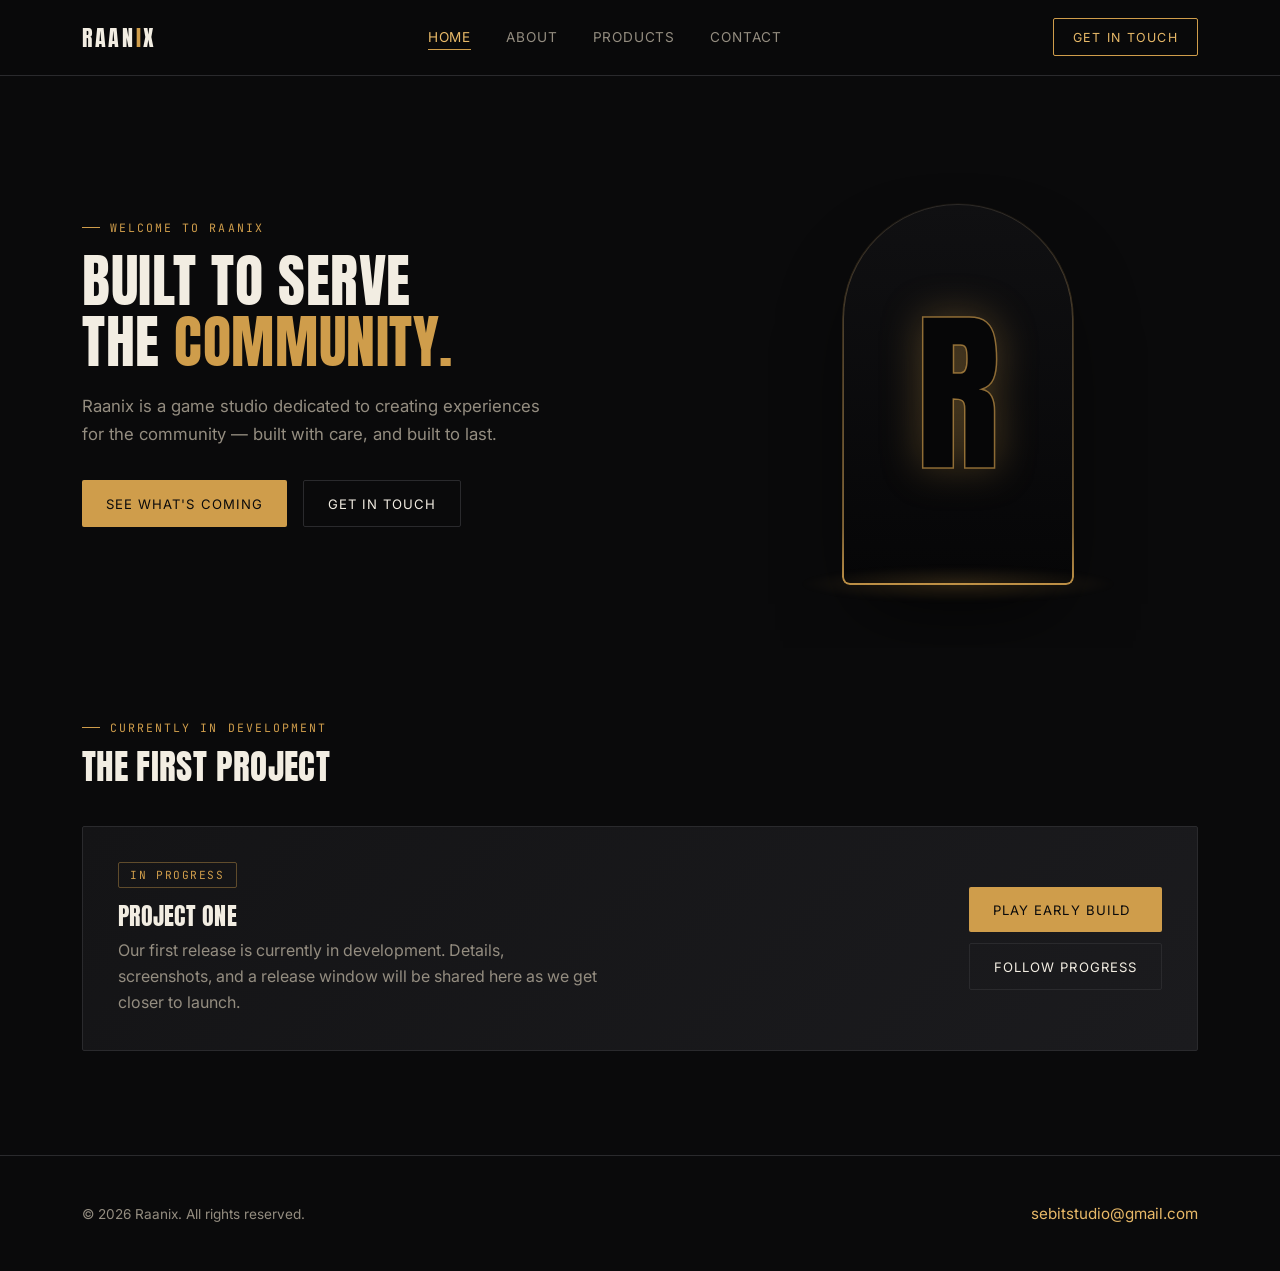
<file: index.html>
<!DOCTYPE html>
<html lang="en">
<head>
<meta charset="UTF-8">
<meta name="viewport" content="width=device-width, initial-scale=1.0">
<title>Raanix — Built to serve the community</title>
<link rel="stylesheet" href="style.css">
</head>
<body>

<header>
  <nav>
    <a href="index.html" class="logo">RAAN<span>I</span>X</a>
    <ul class="nav-links" id="navLinks">
      <li><a href="index.html" class="active">Home</a></li>
      <li><a href="about.html">About</a></li>
      <li><a href="products.html">Products</a></li>
      <li><a href="contact.html">Contact</a></li>
    </ul>
    <a href="contact.html" class="nav-cta">Get in touch</a>
    <button class="nav-toggle" id="navToggle" aria-label="Menu">☰</button>
  </nav>
</header>

<section class="hero">
  <div class="container hero-grid">
    <div>
      <div class="eyebrow">Welcome to Raanix</div>
      <h1>Built to serve<br>the <span class="accent">community.</span></h1>
      <p>Raanix is a game studio dedicated to creating experiences for the
        community — built with care, and built to last.</p>
      <div class="btn-row">
        <a href="products.html" class="btn btn-primary">See what's coming</a>
        <a href="contact.html" class="btn btn-ghost">Get in touch</a>
      </div>
    </div>
    <div class="doorway-wrap">
      <div class="doorway">
        <div class="r-cut">R</div>
      </div>
      <div class="doorway-floor"></div>
    </div>
  </div>
</section>

<section>
  <div class="container">
    <div class="section-head">
      <div class="eyebrow">Currently in development</div>
      <h2>The first project</h2>
    </div>
    <div class="dev-card">
      <div>
        <span class="tag">In progress</span>
        <h3>Project One</h3>
        <p>Our first release is currently in development. Details, screenshots,
          and a release window will be shared here as we get closer to launch.</p>
      </div>
      <div style="display:flex; flex-direction:column; gap:0.7rem;">
        <a href="game.html" class="btn btn-primary">Play early build</a>
        <a href="products.html" class="btn btn-ghost">Follow progress</a>
      </div>
    </div>
  </div>
</section>

<footer>
  <div class="container footer-row">
    <p>&copy; 2026 Raanix. All rights reserved.</p>
    <a href="mailto:sebitstudio@gmail.com" class="footer-email">sebitstudio@gmail.com</a>
  </div>
</footer>

<script>
  document.getElementById('navToggle').addEventListener('click', function(){
    document.getElementById('navLinks').classList.toggle('open');
  });
</script>

</body>
</html>
</file>
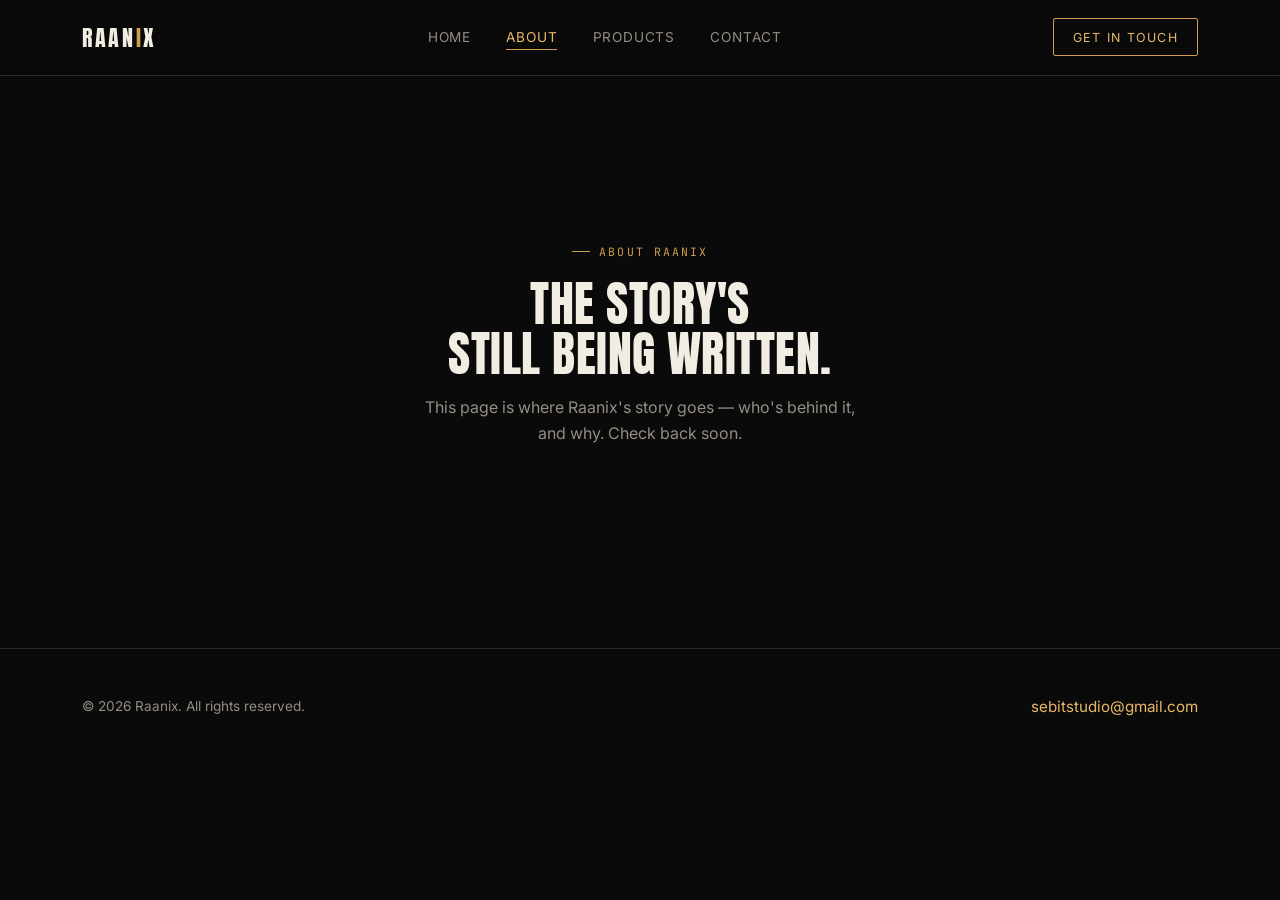
<file: about.html>
<!DOCTYPE html>
<html lang="en">
<head>
<meta charset="UTF-8">
<meta name="viewport" content="width=device-width, initial-scale=1.0">
<title>About — Raanix</title>
<link rel="stylesheet" href="style.css">
</head>
<body>

<header>
  <nav>
    <a href="index.html" class="logo">RAAN<span>I</span>X</a>
    <ul class="nav-links" id="navLinks">
      <li><a href="index.html">Home</a></li>
      <li><a href="about.html" class="active">About</a></li>
      <li><a href="products.html">Products</a></li>
      <li><a href="contact.html">Contact</a></li>
    </ul>
    <a href="contact.html" class="nav-cta">Get in touch</a>
    <button class="nav-toggle" id="navToggle" aria-label="Menu">☰</button>
  </nav>
</header>

<div class="simple-page">
  <div>
    <div class="eyebrow">About Raanix</div>
    <h1>The story's<br>still being written.</h1>
    <p>This page is where Raanix's story goes — who's behind it, and why.
      Check back soon.</p>
  </div>
</div>

<footer>
  <div class="container footer-row">
    <p>&copy; 2026 Raanix. All rights reserved.</p>
    <a href="mailto:sebitstudio@gmail.com" class="footer-email">sebitstudio@gmail.com</a>
  </div>
</footer>

<script>
  document.getElementById('navToggle').addEventListener('click', function(){
    document.getElementById('navLinks').classList.toggle('open');
  });
</script>

</body>
</html>
</file>
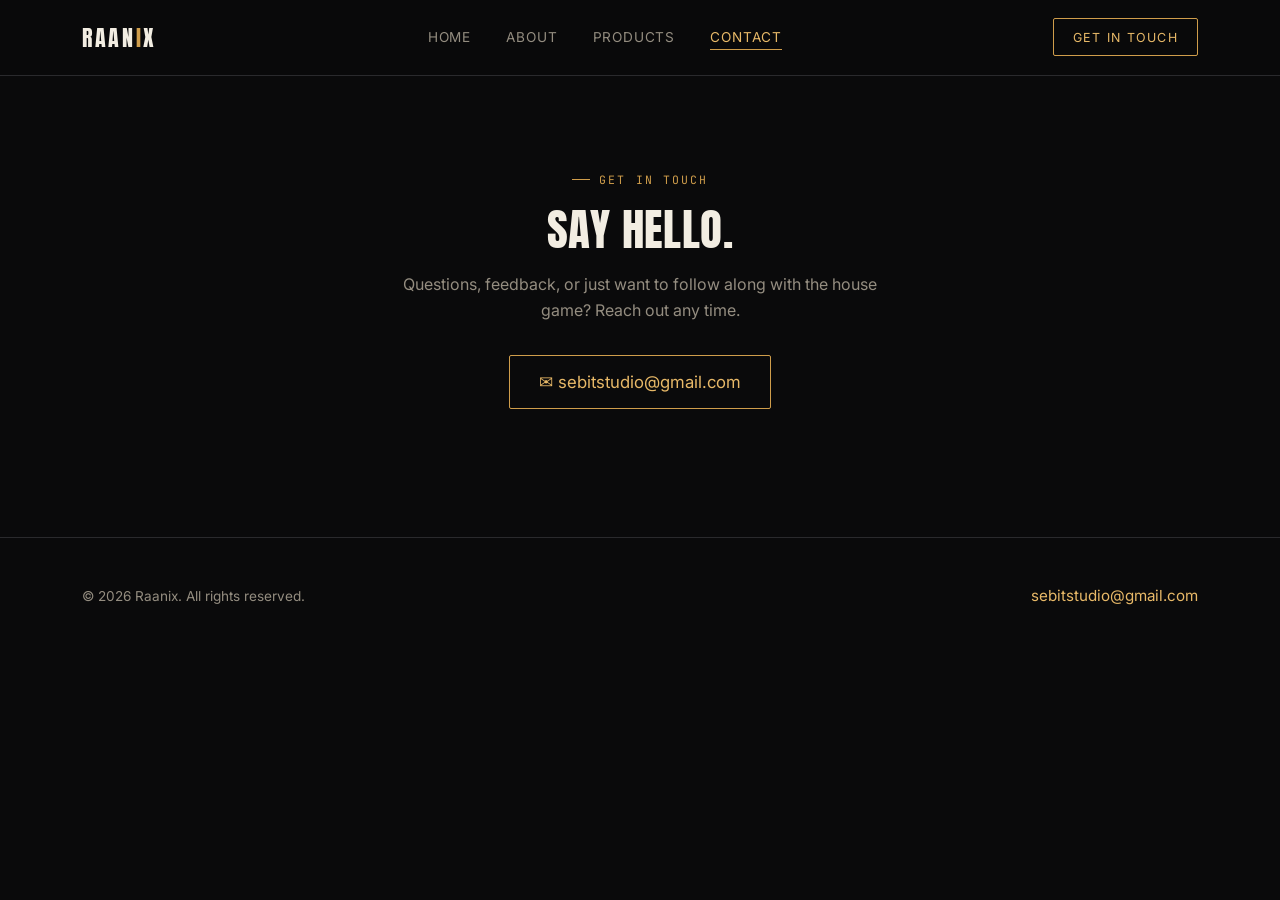
<file: contact-1.html>
<!DOCTYPE html>
<html lang="en">
<head>
<meta charset="UTF-8">
<meta name="viewport" content="width=device-width, initial-scale=1.0">
<title>Contact — Raanix</title>
<link rel="stylesheet" href="style.css">
</head>
<body>

<header>
  <nav>
    <a href="index.html" class="logo">RAAN<span>I</span>X</a>
    <ul class="nav-links" id="navLinks">
      <li><a href="index.html">Home</a></li>
      <li><a href="about.html">About</a></li>
      <li><a href="products.html">Products</a></li>
      <li><a href="contact.html" class="active">Contact</a></li>
    </ul>
    <a href="contact.html" class="nav-cta">Get in touch</a>
    <button class="nav-toggle" id="navToggle" aria-label="Menu">☰</button>
  </nav>
</header>

<div class="contact-box">
  <div class="eyebrow">Get in touch</div>
  <h1>Say hello.</h1>
  <p>Questions, feedback, or just want to follow along with the house game?
    Reach out any time.</p>
  <a href="mailto:sebitstudio@gmail.com" class="mail-btn">✉ sebitstudio@gmail.com</a>
</div>

<footer>
  <div class="container footer-row">
    <p>&copy; 2026 Raanix. All rights reserved.</p>
    <a href="mailto:sebitstudio@gmail.com" class="footer-email">sebitstudio@gmail.com</a>
  </div>
</footer>

<script>
  document.getElementById('navToggle').addEventListener('click', function(){
    document.getElementById('navLinks').classList.toggle('open');
  });
</script>

</body>
</html>
</file>
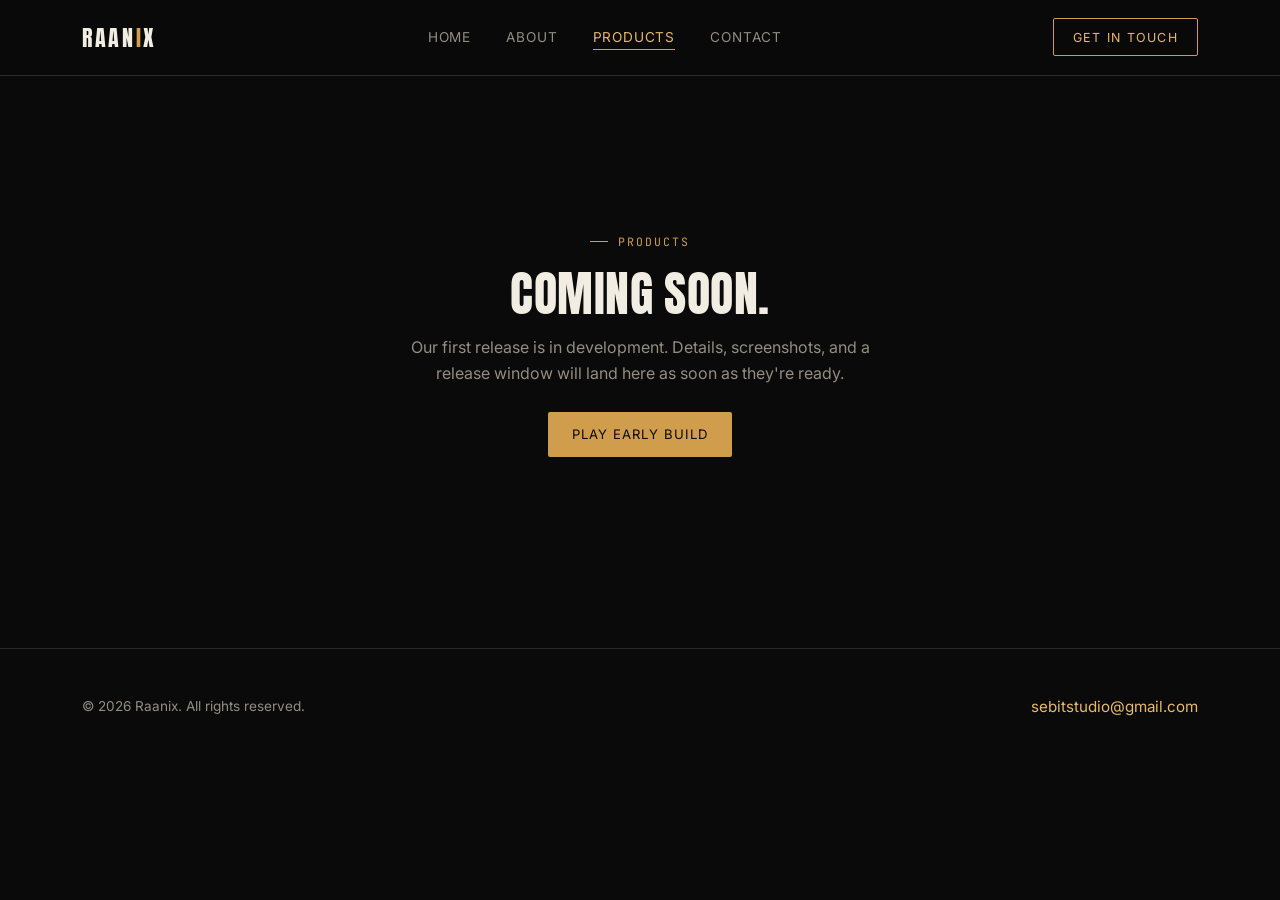
<file: products-1.html>
<!DOCTYPE html>
<html lang="en">
<head>
<meta charset="UTF-8">
<meta name="viewport" content="width=device-width, initial-scale=1.0">
<title>Products — Raanix</title>
<link rel="stylesheet" href="style.css">
</head>
<body>

<header>
  <nav>
    <a href="index.html" class="logo">RAAN<span>I</span>X</a>
    <ul class="nav-links" id="navLinks">
      <li><a href="index.html">Home</a></li>
      <li><a href="about.html">About</a></li>
      <li><a href="products.html" class="active">Products</a></li>
      <li><a href="contact.html">Contact</a></li>
    </ul>
    <a href="contact.html" class="nav-cta">Get in touch</a>
    <button class="nav-toggle" id="navToggle" aria-label="Menu">☰</button>
  </nav>
</header>

<div class="simple-page">
  <div>
    <div class="eyebrow">Products</div>
    <h1>Coming soon.</h1>
    <p>Our first release is in development. Details, screenshots, and a
      release window will land here as soon as they're ready.</p>
    <div class="btn-row" style="margin-top:1.6rem; justify-content:center;">
      <a href="game.html" class="btn btn-primary">Play early build</a>
    </div>
  </div>
</div>

<footer>
  <div class="container footer-row">
    <p>&copy; 2026 Raanix. All rights reserved.</p>
    <a href="mailto:sebitstudio@gmail.com" class="footer-email">sebitstudio@gmail.com</a>
  </div>
</footer>

<script>
  document.getElementById('navToggle').addEventListener('click', function(){
    document.getElementById('navLinks').classList.toggle('open');
  });
</script>

</body>
</html>
</file>
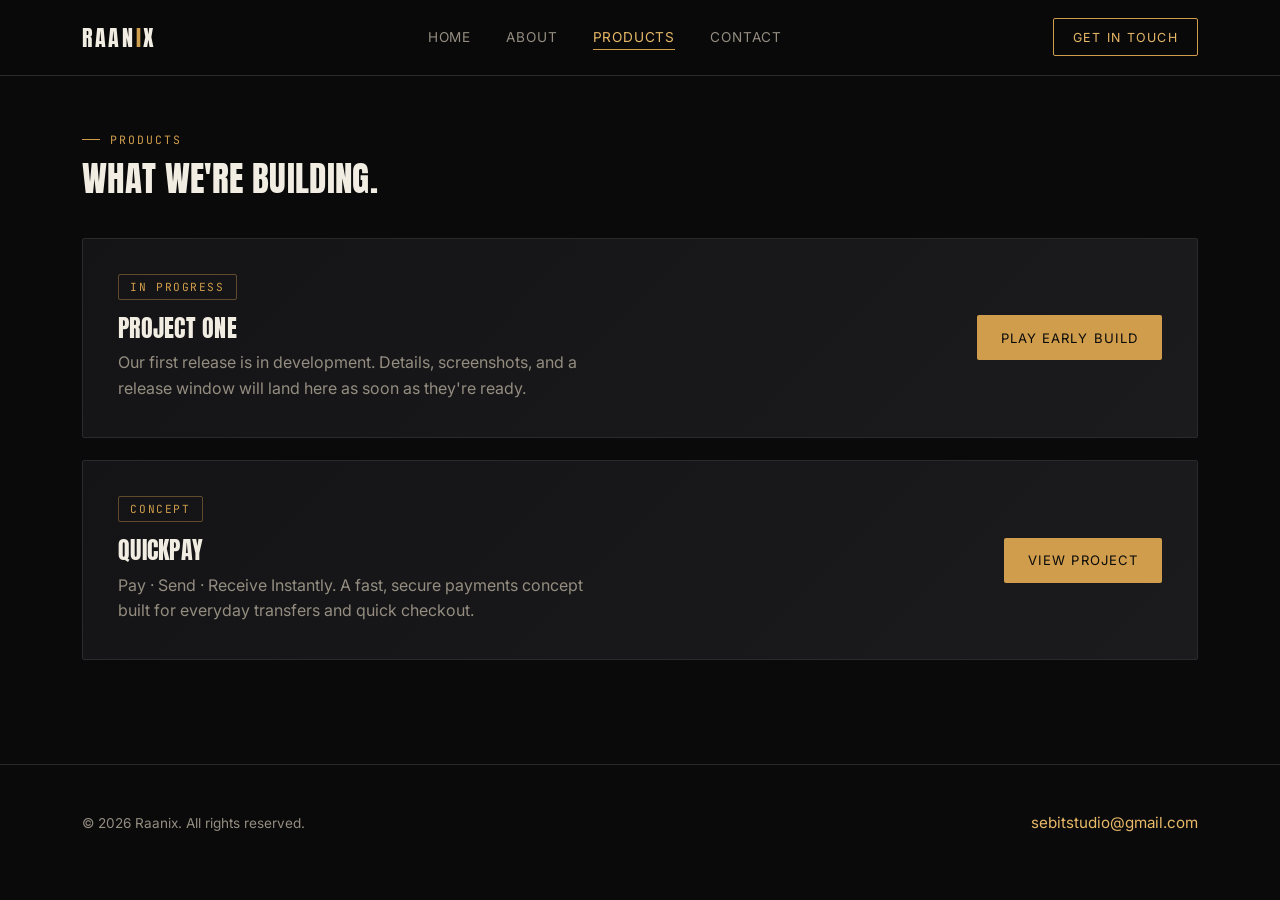
<file: products.html>
<!DOCTYPE html>
<html lang="en">
<head>
<meta charset="UTF-8">
<meta name="viewport" content="width=device-width, initial-scale=1.0">
<title>Products — Raanix</title>
<link rel="stylesheet" href="style.css">
</head>
<body>

<header>
  <nav>
    <a href="index.html" class="logo">RAAN<span>I</span>X</a>
    <ul class="nav-links" id="navLinks">
      <li><a href="index.html">Home</a></li>
      <li><a href="about.html">About</a></li>
      <li><a href="products.html" class="active">Products</a></li>
      <li><a href="contact.html">Contact</a></li>
    </ul>
    <a href="contact.html" class="nav-cta">Get in touch</a>
    <button class="nav-toggle" id="navToggle" aria-label="Menu">☰</button>
  </nav>
</header>

<section style="padding-top:3.5rem;">
  <div class="container">
    <div class="section-head">
      <div class="eyebrow">Products</div>
      <h2>What we're building.</h2>
    </div>

    <div class="dev-card" style="margin-bottom:1.4rem;">
      <div>
        <span class="tag">In progress</span>
        <h3>Project One</h3>
        <p>Our first release is in development. Details, screenshots, and a
          release window will land here as soon as they're ready.</p>
      </div>
      <div style="display:flex; flex-direction:column; gap:0.7rem;">
        <a href="game.html" class="btn btn-primary">Play early build</a>
      </div>
    </div>

    <div class="dev-card">
      <div>
        <span class="tag">Concept</span>
        <h3>QuickPay</h3>
        <p>Pay · Send · Receive Instantly. A fast, secure payments concept
          built for everyday transfers and quick checkout.</p>
      </div>
      <div style="display:flex; flex-direction:column; gap:0.7rem;">
        <a href="quickpay.html" class="btn btn-primary">View project</a>
      </div>
    </div>
  </div>
</section>

<footer>
  <div class="container footer-row">
    <p>&copy; 2026 Raanix. All rights reserved.</p>
    <a href="mailto:sebitstudio@gmail.com" class="footer-email">sebitstudio@gmail.com</a>
  </div>
</footer>

<script>
  document.getElementById('navToggle').addEventListener('click', function(){
    document.getElementById('navLinks').classList.toggle('open');
  });
</script>

</body>
</html>
</file>
<file: style.css>
@import url('https://fonts.googleapis.com/css2?family=Anton&family=Inter:wght@400;500;600;700&family=JetBrains+Mono:wght@500&display=swap');

:root{
  --bg: #0a0a0b;
  --bg-panel: #141416;
  --bg-panel-2: #1b1b1e;
  --gold: #cf9d4b;
  --gold-bright: #e8b968;
  --text: #f2ede2;
  --text-muted: #948d80;
  --line: #2a2a2d;
  --radius: 2px;
}

*{ box-sizing: border-box; }

html{ scroll-behavior: smooth; }

body{
  margin:0;
  background: var(--bg);
  color: var(--text);
  font-family: 'Inter', sans-serif;
  -webkit-font-smoothing: antialiased;
}

a{ color: inherit; text-decoration: none; }

.eyebrow{
  font-family: 'JetBrains Mono', monospace;
  font-size: 0.72rem;
  letter-spacing: 0.18em;
  text-transform: uppercase;
  color: var(--gold);
  display: flex;
  align-items: center;
  gap: 0.6rem;
}
.eyebrow::before{
  content:"";
  width: 18px;
  height: 1px;
  background: var(--gold);
  display: inline-block;
}

h1,h2,h3{
  font-family: 'Anton', sans-serif;
  font-weight: 400;
  letter-spacing: 0.01em;
  text-transform: uppercase;
  line-height: 1.05;
  margin: 0;
}

.container{
  max-width: 1180px;
  margin: 0 auto;
  padding: 0 2rem;
}

/* ---------- Nav ---------- */
header{
  position: sticky;
  top: 0;
  z-index: 50;
  background: rgba(10,10,11,0.85);
  backdrop-filter: blur(10px);
  border-bottom: 1px solid var(--line);
}
nav{
  display:flex;
  align-items:center;
  justify-content: space-between;
  padding: 1.15rem 2rem;
  max-width: 1180px;
  margin: 0 auto;
}
.logo{
  font-family: 'Anton', sans-serif;
  font-size: 1.4rem;
  letter-spacing: 0.12em;
  color: var(--text);
}
.logo span{ color: var(--gold); }
.nav-links{
  display:flex;
  gap: 2.2rem;
  list-style:none;
  margin:0; padding:0;
  font-size: 0.85rem;
  letter-spacing: 0.06em;
  text-transform: uppercase;
  color: var(--text-muted);
}
.nav-links a{ transition: color .2s ease; }
.nav-links a:hover, .nav-links a.active{ color: var(--gold-bright); }
.nav-links a.active{ border-bottom: 1px solid var(--gold); padding-bottom: 4px; }

.nav-cta{
  border: 1px solid var(--gold);
  color: var(--gold-bright);
  font-size: 0.78rem;
  letter-spacing: 0.1em;
  text-transform: uppercase;
  padding: 0.65rem 1.2rem;
  border-radius: var(--radius);
  transition: background .2s ease, color .2s ease;
  white-space: nowrap;
}
.nav-cta:hover{ background: var(--gold); color: #0a0a0b; }

.nav-toggle{ display:none; background:none; border:none; color:var(--text); font-size:1.4rem; cursor:pointer; }

/* ---------- Hero / doorway signature ---------- */
.hero{
  position: relative;
  padding: 5.5rem 0 4rem;
  overflow: hidden;
}
.hero-grid{
  display:grid;
  grid-template-columns: 1.1fr 0.9fr;
  gap: 3rem;
  align-items: center;
}
.hero h1{
  font-size: clamp(2.4rem, 5vw, 3.6rem);
  margin: 1rem 0 1.3rem;
}
.hero h1 .accent{ color: var(--gold); }
.hero p{
  color: var(--text-muted);
  font-size: 1.05rem;
  line-height: 1.65;
  max-width: 480px;
  margin-bottom: 2rem;
}
.btn-row{ display:flex; gap: 1rem; flex-wrap: wrap; }
.btn{
  display:inline-flex;
  align-items:center;
  gap: 0.5rem;
  font-size: 0.82rem;
  letter-spacing: 0.08em;
  text-transform: uppercase;
  padding: 0.9rem 1.5rem;
  border-radius: var(--radius);
  transition: all .2s ease;
}
.btn-primary{ background: var(--gold); color: #0a0a0b; }
.btn-primary:hover{ background: var(--gold-bright); }
.btn-ghost{ border: 1px solid var(--line); color: var(--text); }
.btn-ghost:hover{ border-color: var(--gold); color: var(--gold-bright); }

/* the doorway */
.doorway-wrap{
  position: relative;
  display:flex;
  justify-content:center;
  align-items:flex-end;
  height: 420px;
}
.doorway{
  position: relative;
  width: 230px;
  height: 380px;
  background: linear-gradient(180deg, #101012, #060607);
  border-radius: 115px 115px 6px 6px;
  border: 1px solid #232326;
  box-shadow: 0 40px 80px -20px rgba(0,0,0,0.7);
}
.doorway::before{
  /* glow seeping around the frame */
  content:"";
  position:absolute;
  inset: -2px;
  border-radius: 117px 117px 8px 8px;
  padding: 2px;
  background: linear-gradient(180deg, rgba(207,157,75,0.05), rgba(207,157,75,0.55) 85%, rgba(207,157,75,0.9));
  -webkit-mask: linear-gradient(#000 0 0) content-box, linear-gradient(#000 0 0);
  -webkit-mask-composite: xor;
  mask-composite: exclude;
  animation: flicker 5s ease-in-out infinite;
}
.doorway .r-cut{
  position:absolute;
  inset:0;
  display:flex;
  align-items:center;
  justify-content:center;
  font-family:'Anton', sans-serif;
  font-size: 11rem;
  color: #060607;
  -webkit-text-stroke: 1.5px rgba(207,157,75,0.65);
  text-shadow: 0 0 40px rgba(207,157,75,0.35);
  animation: flicker 5s ease-in-out infinite;
}
.doorway-floor{
  position:absolute;
  bottom: -18px;
  left: 50%;
  transform: translateX(-50%);
  width: 320px;
  height: 36px;
  background: radial-gradient(ellipse at center, rgba(207,157,75,0.18), transparent 70%);
  filter: blur(2px);
}
@keyframes flicker{
  0%, 100% { opacity: 1; }
  45% { opacity: 0.88; }
  50% { opacity: 0.55; }
  53% { opacity: 0.92; }
  76% { opacity: 0.8; }
}
@media (prefers-reduced-motion: reduce){
  .doorway::before, .doorway .r-cut{ animation: none; }
}

/* ---------- sections ---------- */
section{ padding: 4.5rem 0; }
.section-head{ margin-bottom: 2.5rem; }
.section-head h2{ font-size: clamp(1.6rem, 3vw, 2.2rem); margin-top: 0.9rem; }

.pillars{
  display:grid;
  grid-template-columns: repeat(4, 1fr);
  gap: 1.1rem;
}
.pillar{
  background: var(--bg-panel);
  border: 1px solid var(--line);
  border-radius: var(--radius);
  padding: 1.6rem 1.4rem;
}
.pillar .mark{
  font-family:'Anton', sans-serif;
  color: var(--gold);
  font-size: 1.1rem;
  margin-bottom: 0.9rem;
  display:block;
}
.pillar h3{ font-size: 1rem; margin-bottom: 0.5rem; letter-spacing: 0.02em; }
.pillar p{ color: var(--text-muted); font-size: 0.9rem; line-height: 1.55; margin:0; }

.dev-card{
  background: linear-gradient(135deg, var(--bg-panel), var(--bg-panel-2));
  border: 1px solid var(--line);
  border-radius: var(--radius);
  padding: 2.2rem;
  display:flex;
  justify-content: space-between;
  align-items:center;
  gap: 2rem;
  flex-wrap: wrap;
}
.dev-card .tag{
  font-family:'JetBrains Mono', monospace;
  font-size: 0.7rem;
  letter-spacing: 0.14em;
  text-transform: uppercase;
  color: var(--gold);
  border: 1px solid rgba(207,157,75,0.4);
  padding: 0.3rem 0.7rem;
  border-radius: var(--radius);
  display:inline-block;
  margin-bottom: 1rem;
}
.dev-card h3{ font-size: 1.5rem; margin-bottom: 0.6rem; }
.dev-card p{ color: var(--text-muted); max-width: 480px; margin:0; line-height:1.6; }

/* ---------- footer / contact strip ---------- */
footer{
  border-top: 1px solid var(--line);
  padding: 3rem 0;
  margin-top: 2rem;
}
.footer-row{
  display:flex;
  justify-content: space-between;
  align-items:center;
  flex-wrap: wrap;
  gap: 1.5rem;
}
.footer-row p{ color: var(--text-muted); font-size: 0.85rem; margin:0; }
.footer-email{ color: var(--gold-bright); font-size: 0.95rem; }

/* ---------- simple page (about/products) ---------- */
.simple-page{
  min-height: 60vh;
  display:flex;
  align-items:center;
  justify-content:center;
  text-align:center;
  padding: 6rem 2rem;
}
.simple-page .eyebrow{ justify-content:center; margin-bottom: 1.2rem; }
.simple-page h1{ font-size: clamp(2rem, 5vw, 3rem); margin-bottom: 1rem; }
.simple-page p{ color: var(--text-muted); max-width: 460px; margin: 0 auto; line-height: 1.6; }

/* ---------- contact page ---------- */
.contact-box{
  max-width: 560px;
  margin: 0 auto;
  text-align:center;
  padding: 6rem 2rem;
}
.contact-box .eyebrow{ justify-content:center; margin-bottom: 1.2rem; }
.contact-box h1{ font-size: clamp(2rem, 5vw, 2.8rem); margin-bottom: 1.2rem; }
.contact-box p{ color: var(--text-muted); margin-bottom: 2rem; line-height: 1.6; }
.mail-btn{
  display:inline-flex;
  align-items:center;
  gap: 0.6rem;
  font-size: 1.05rem;
  color: var(--gold-bright);
  border: 1px solid var(--gold);
  padding: 1rem 1.8rem;
  border-radius: var(--radius);
  transition: all .2s ease;
}
.mail-btn:hover{ background: var(--gold); color: #0a0a0b; }

/* ---------- responsive ---------- */
@media (max-width: 860px){
  .hero-grid{ grid-template-columns: 1fr; }
  .doorway-wrap{ height: 300px; order: -1; }
  .doorway{ width: 180px; height: 300px; }
  .doorway .r-cut{ font-size: 8.5rem; }
  .pillars{ grid-template-columns: 1fr 1fr; }
}
@media (max-width: 620px){
  .nav-links{
    position: fixed;
    top: 64px; left:0; right:0;
    background: var(--bg);
    border-bottom: 1px solid var(--line);
    flex-direction: column;
    padding: 1.5rem 2rem;
    gap: 1.2rem;
    display:none;
  }
  .nav-links.open{ display:flex; }
  .nav-toggle{ display:block; }
  .pillars{ grid-template-columns: 1fr; }
  .dev-card{ flex-direction: column; align-items:flex-start; }
}
</file>
